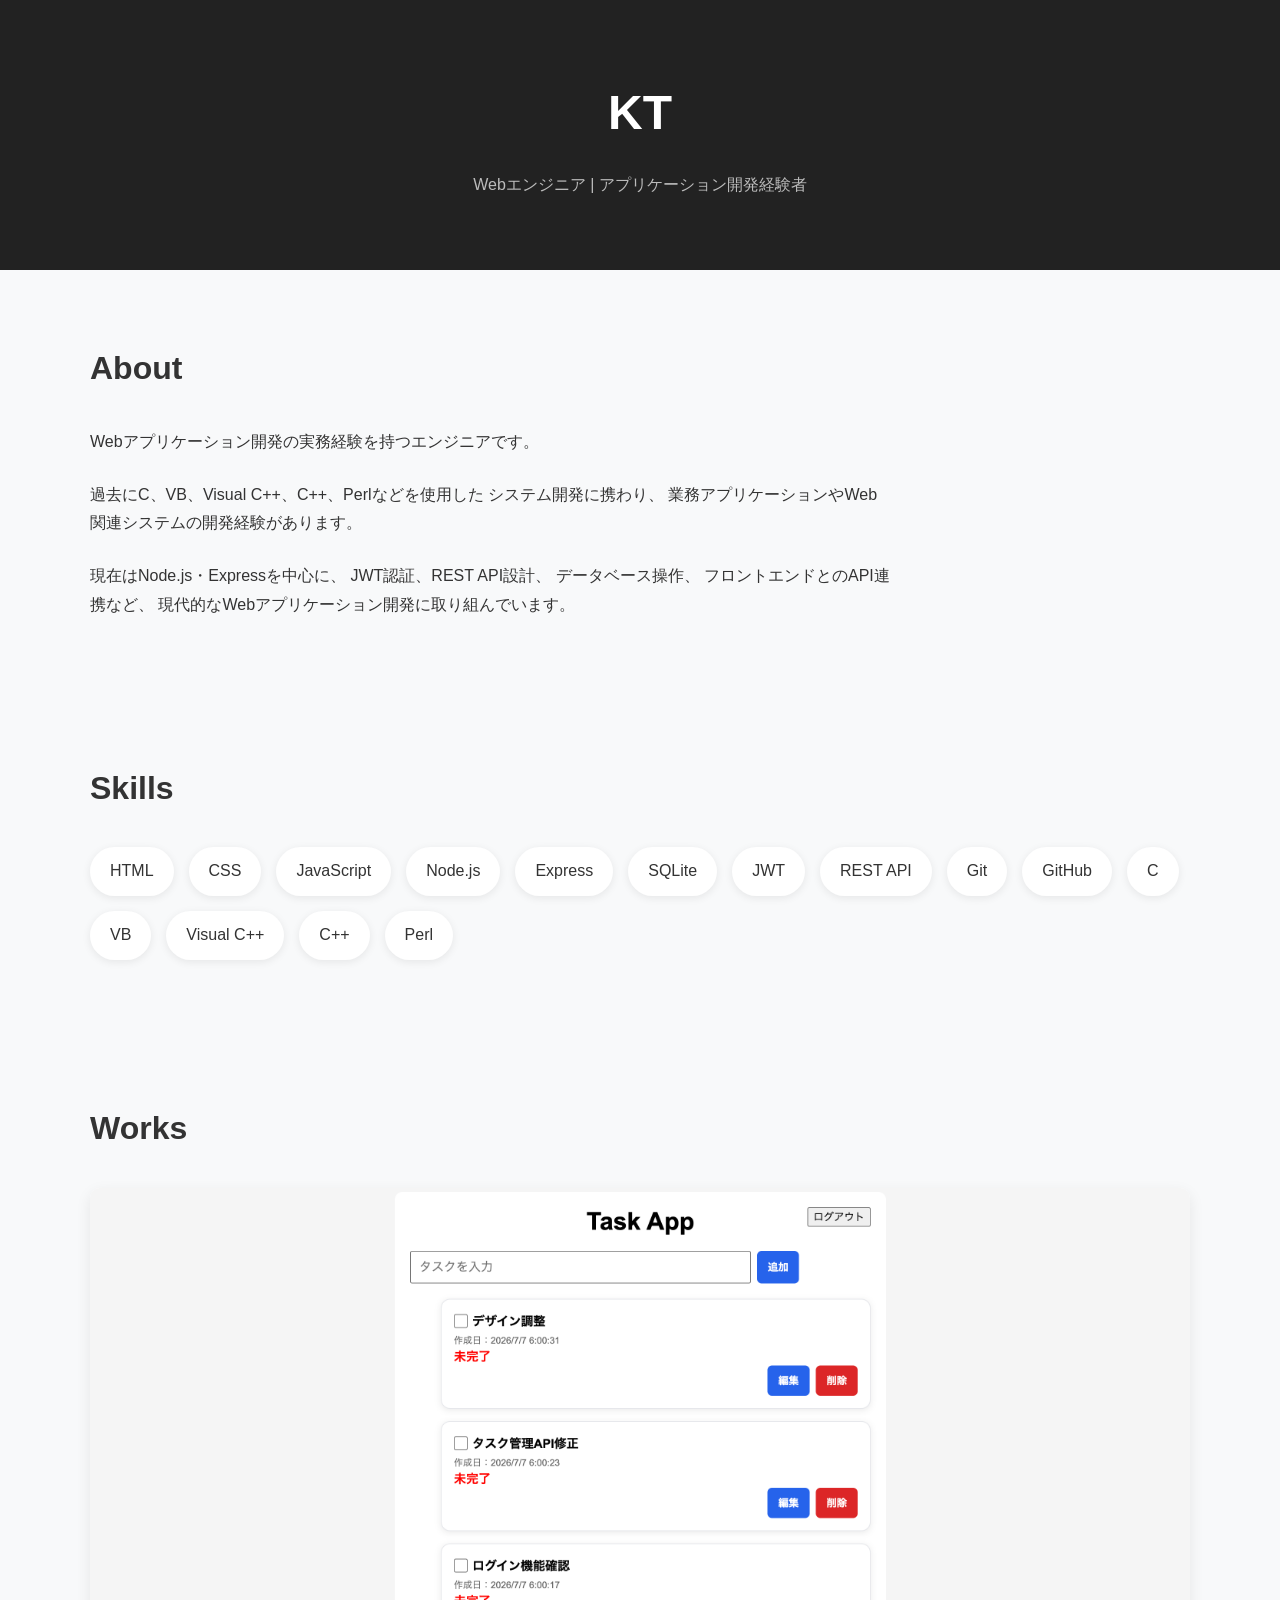
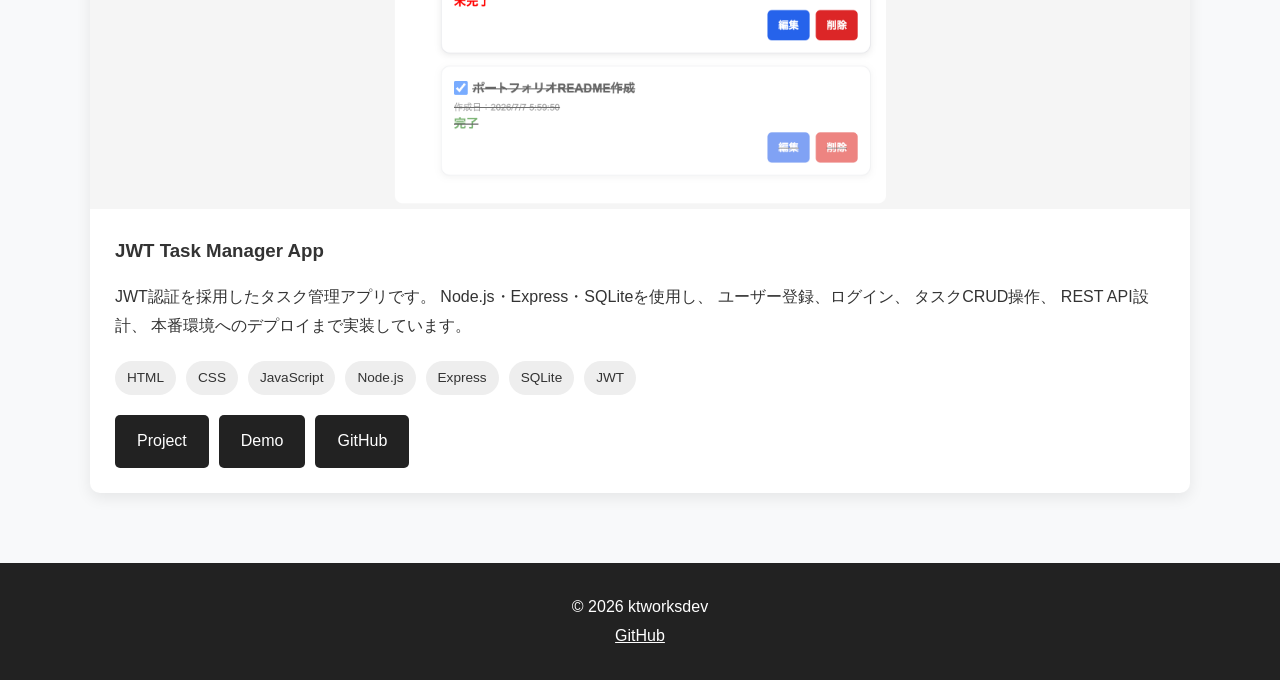
<file: index.html>
<!DOCTYPE html>
<html lang="ja">

<head>
    <meta charset="UTF-8">

    <meta name="viewport" content="width=device-width, initial-scale=1.0">

    <title>KT | Webエンジニア ポートフォリオ</title>

    <meta name="description"
    content="KTのWebエンジニアポートフォリオ。C/C++系開発経験を基盤に、Node.js・Express・JWT認証を使用したWebアプリケーション開発実績を掲載しています。">

    <meta property="og:title"
    content="KT | Webエンジニア ポートフォリオ">

    <meta property="og:description"
    content="Webアプリケーション開発経験を持つエンジニアのポートフォリオ">

    <meta property="og:type"
    content="website">

        <meta property="og:url"
        content="https://ktworksdev.github.io/portfolio/">

    <meta property="og:image"
    content="https://ktworksdev.github.io/portfolio/images/portfolio-ogp.png">

        <meta property="og:locale"
        content="ja_JP">

    <link rel="canonical"
        href="https://ktworksdev.github.io/portfolio/">

    <meta name="theme-color"
        content="#111827">

    <link rel="stylesheet" href="common.css">

    <link rel="icon" href="/favicon.ico">

</head>

<body>

<header>

    <div class="container">

        <h1>KT</h1>

        <p>
            Webエンジニア | アプリケーション開発経験者
        </p>

    </div>

</header>

<main>

<section
class="about"
aria-labelledby="about-title">

<div class="container">

<h2 id="about-title">
About
</h2>

<p>
    Webアプリケーション開発の実務経験を持つエンジニアです。
</p>

<p>
    過去にC、VB、Visual C++、C++、Perlなどを使用した
    システム開発に携わり、
    業務アプリケーションやWeb関連システムの開発経験があります。
</p>

<p>
    現在はNode.js・Expressを中心に、
    JWT認証、REST API設計、
    データベース操作、
    フロントエンドとのAPI連携など、
    現代的なWebアプリケーション開発に取り組んでいます。
</p>

</div>

</section>

<section
class="skills"
aria-labelledby="skills-title">

<div class="container">

<h2 id="skills-title">
Skills
</h2>

<ul class="skill-list">

<li>HTML</li>
<li>CSS</li>
<li>JavaScript</li>
<li>Node.js</li>
<li>Express</li>
<li>SQLite</li>
<li>JWT</li>
<li>REST API</li>
<li>Git</li>
<li>GitHub</li>
<li>C</li>
<li>VB</li>
<li>Visual C++</li>
<li>C++</li>
<li>Perl</li>

</ul>

</div>

</section>

<section
class="works"
aria-labelledby="works-title">

<div class="container">

<h2 id="works-title">
Works
</h2>

<div class="card-grid">

<article class="card">

<img
src="works/task-manager-app/images/task-list.png"
alt="JWT Task Manager Appの画面"
loading="lazy">

<div class="card-body">

<h3>
JWT Task Manager App
</h3>

<p>
    JWT認証を採用したタスク管理アプリです。
    Node.js・Express・SQLiteを使用し、
    ユーザー登録、ログイン、
    タスクCRUD操作、
    REST API設計、
    本番環境へのデプロイまで実装しています。
</p>

<ul class="tech-list">

<li>HTML</li>
<li>CSS</li>
<li>JavaScript</li>
<li>Node.js</li>
<li>Express</li>
<li>SQLite</li>
<li>JWT</li>

</ul>

<div class="project-links">

<a
class="button"
href="works/task-manager-app/">

Project

</a>

<a
class="button"
href="https://task-manager-app-two-omega.vercel.app"
target="_blank"
rel="noopener noreferrer"
aria-label="JWT Task Manager Appのデモサイトを開く">

Demo

</a>

<a
class="button"
href="https://github.com/ktworksdev/task-manager-app"
target="_blank"
rel="noopener noreferrer"
aria-label="JWT Task Manager AppのGitHubリポジトリを開く">

GitHub

</a>

</div>

</div>

</article>

</div>

</div>

</section>

</main>

<footer>

<div class="container">

<p>
    © 2026 ktworksdev
</p>

<a
href="https://github.com/ktworksdev"
target="_blank"
rel="noopener noreferrer"
aria-label="KTのGitHubプロフィールを開く">

GitHub

</a>

</div>

</footer>

</body>

</html>
</file>
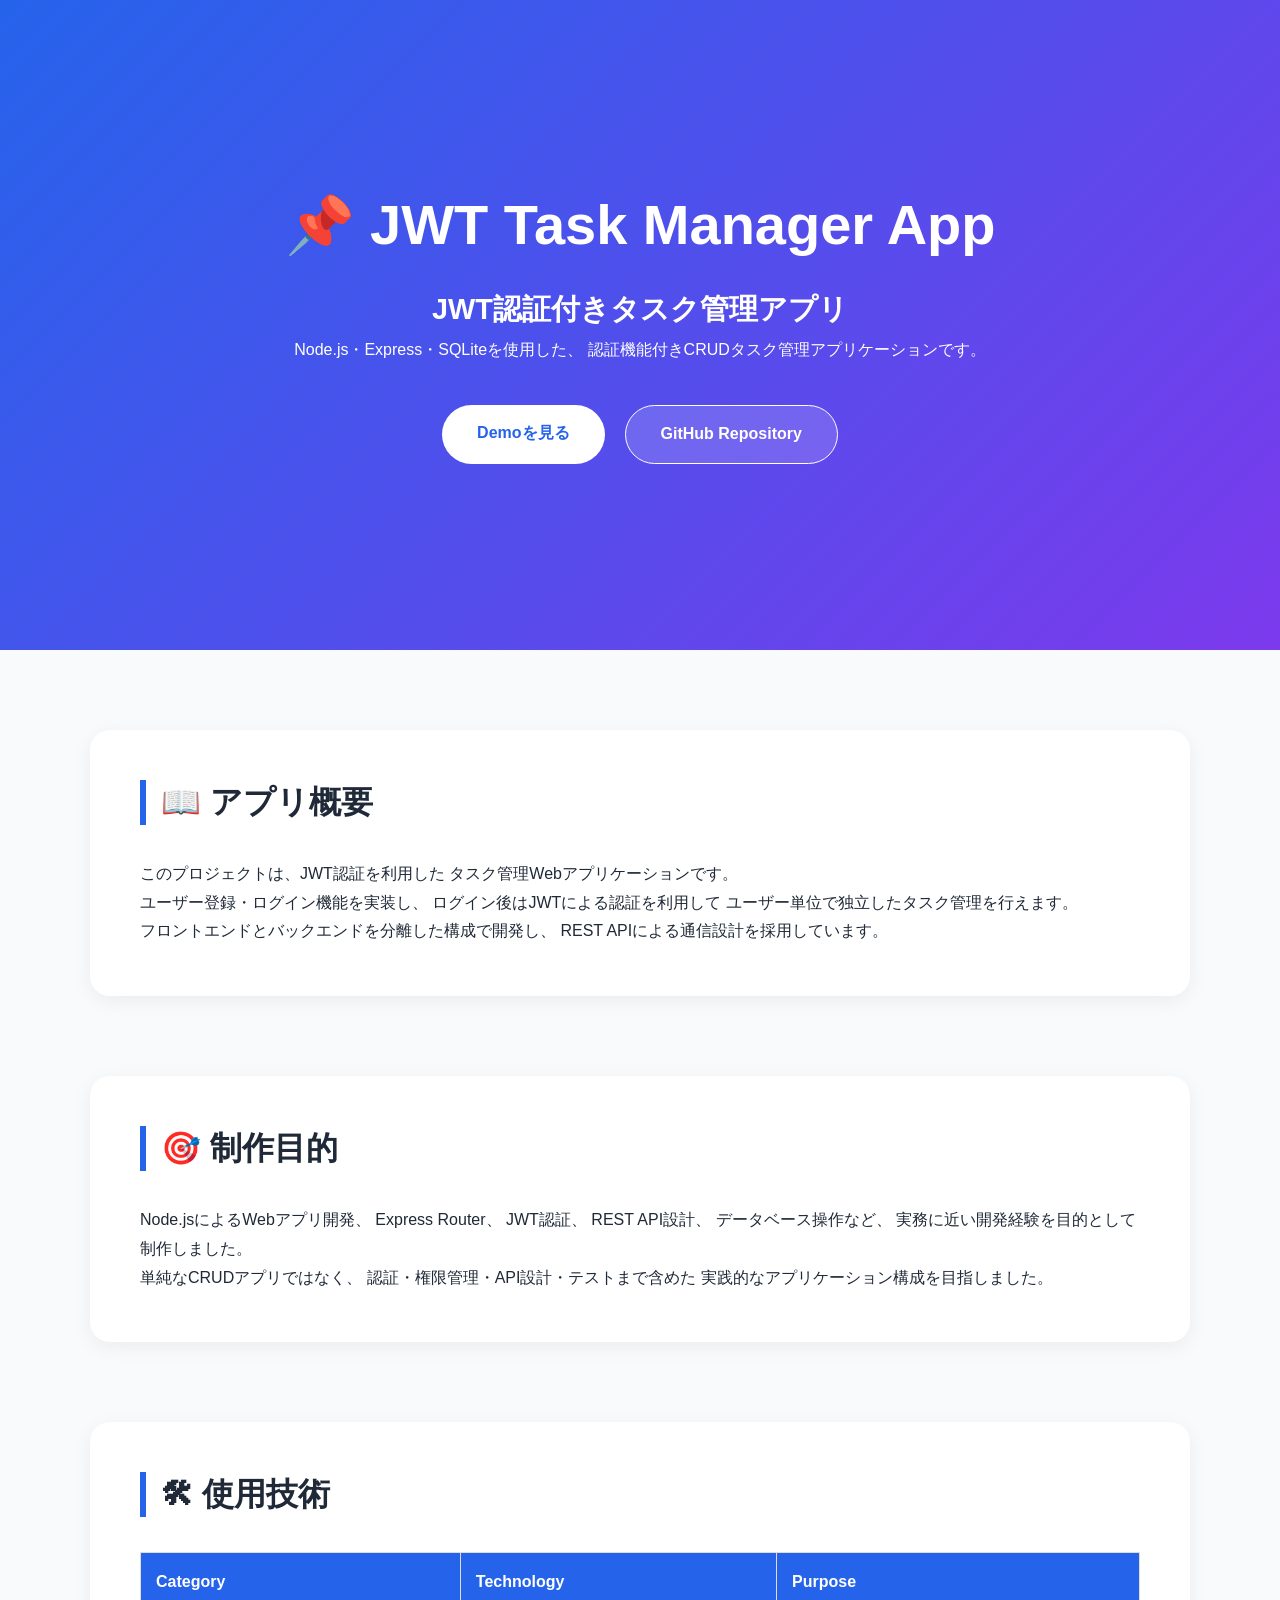
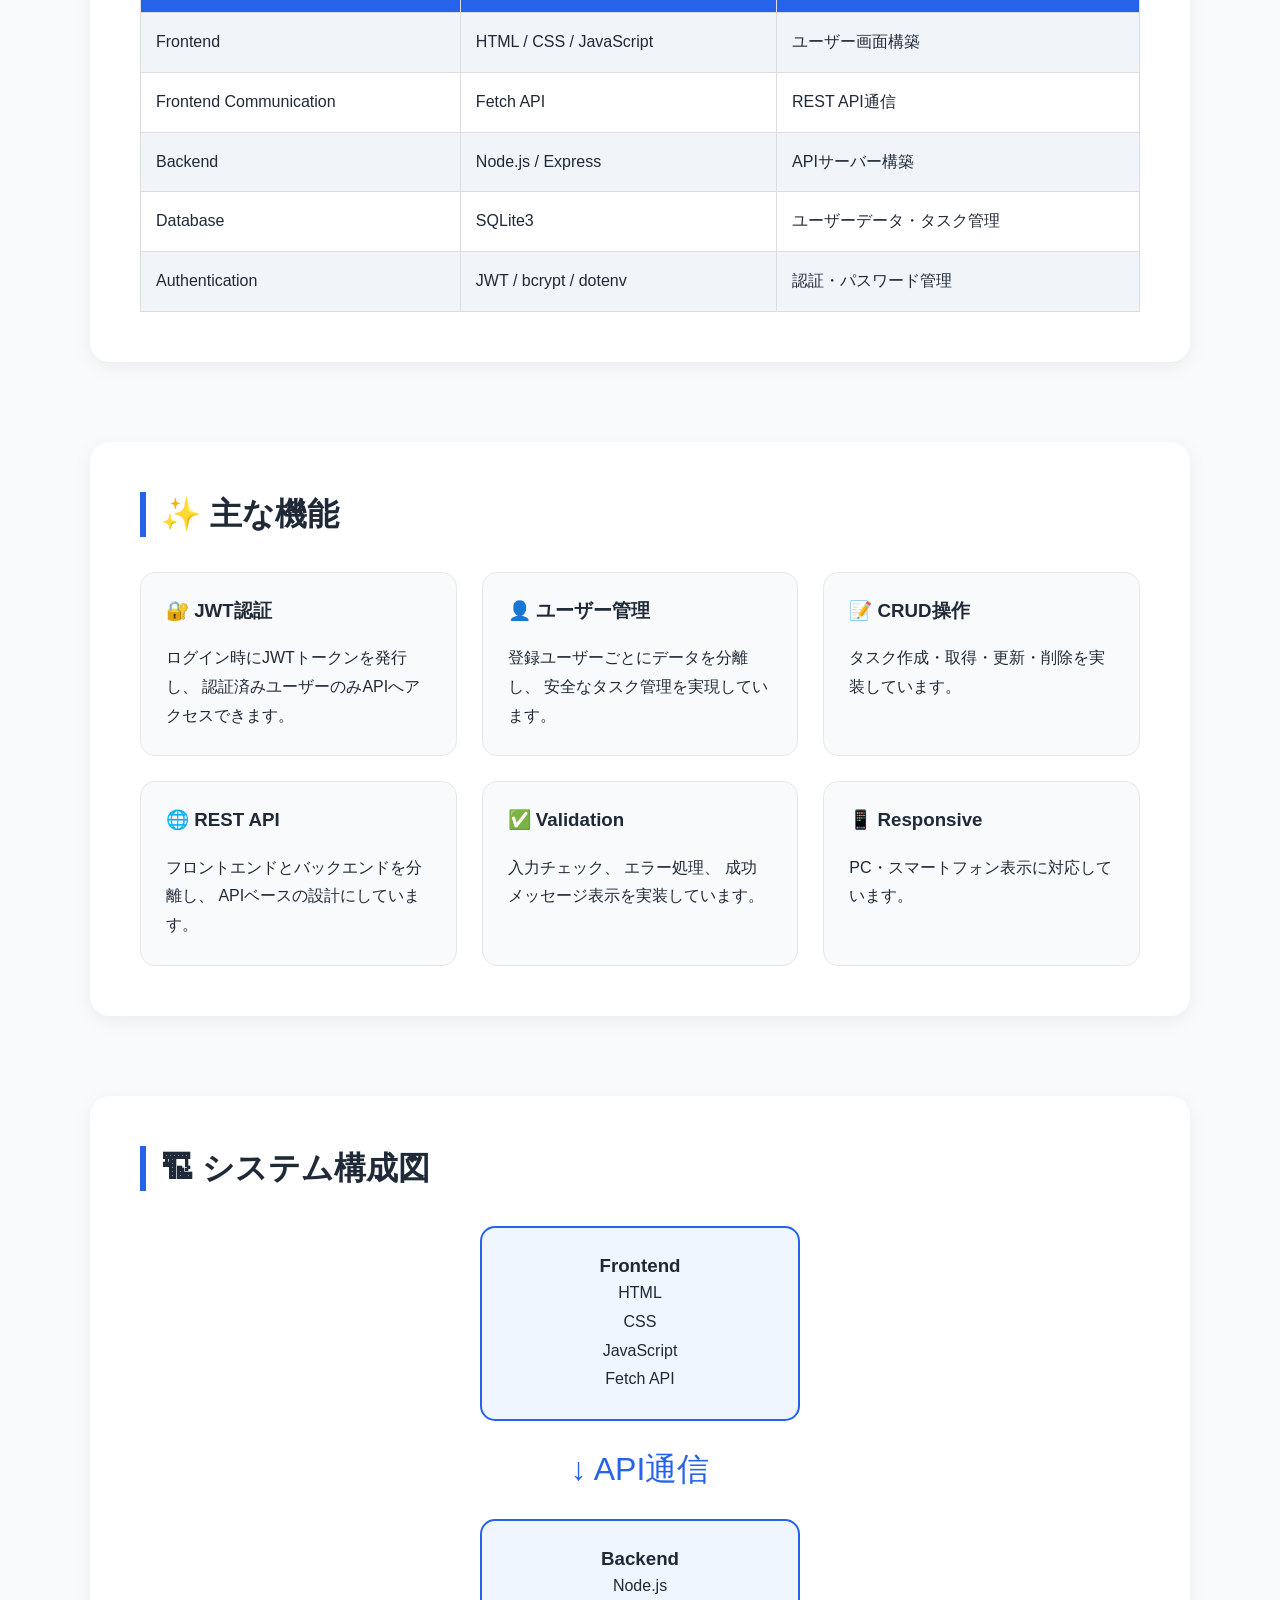
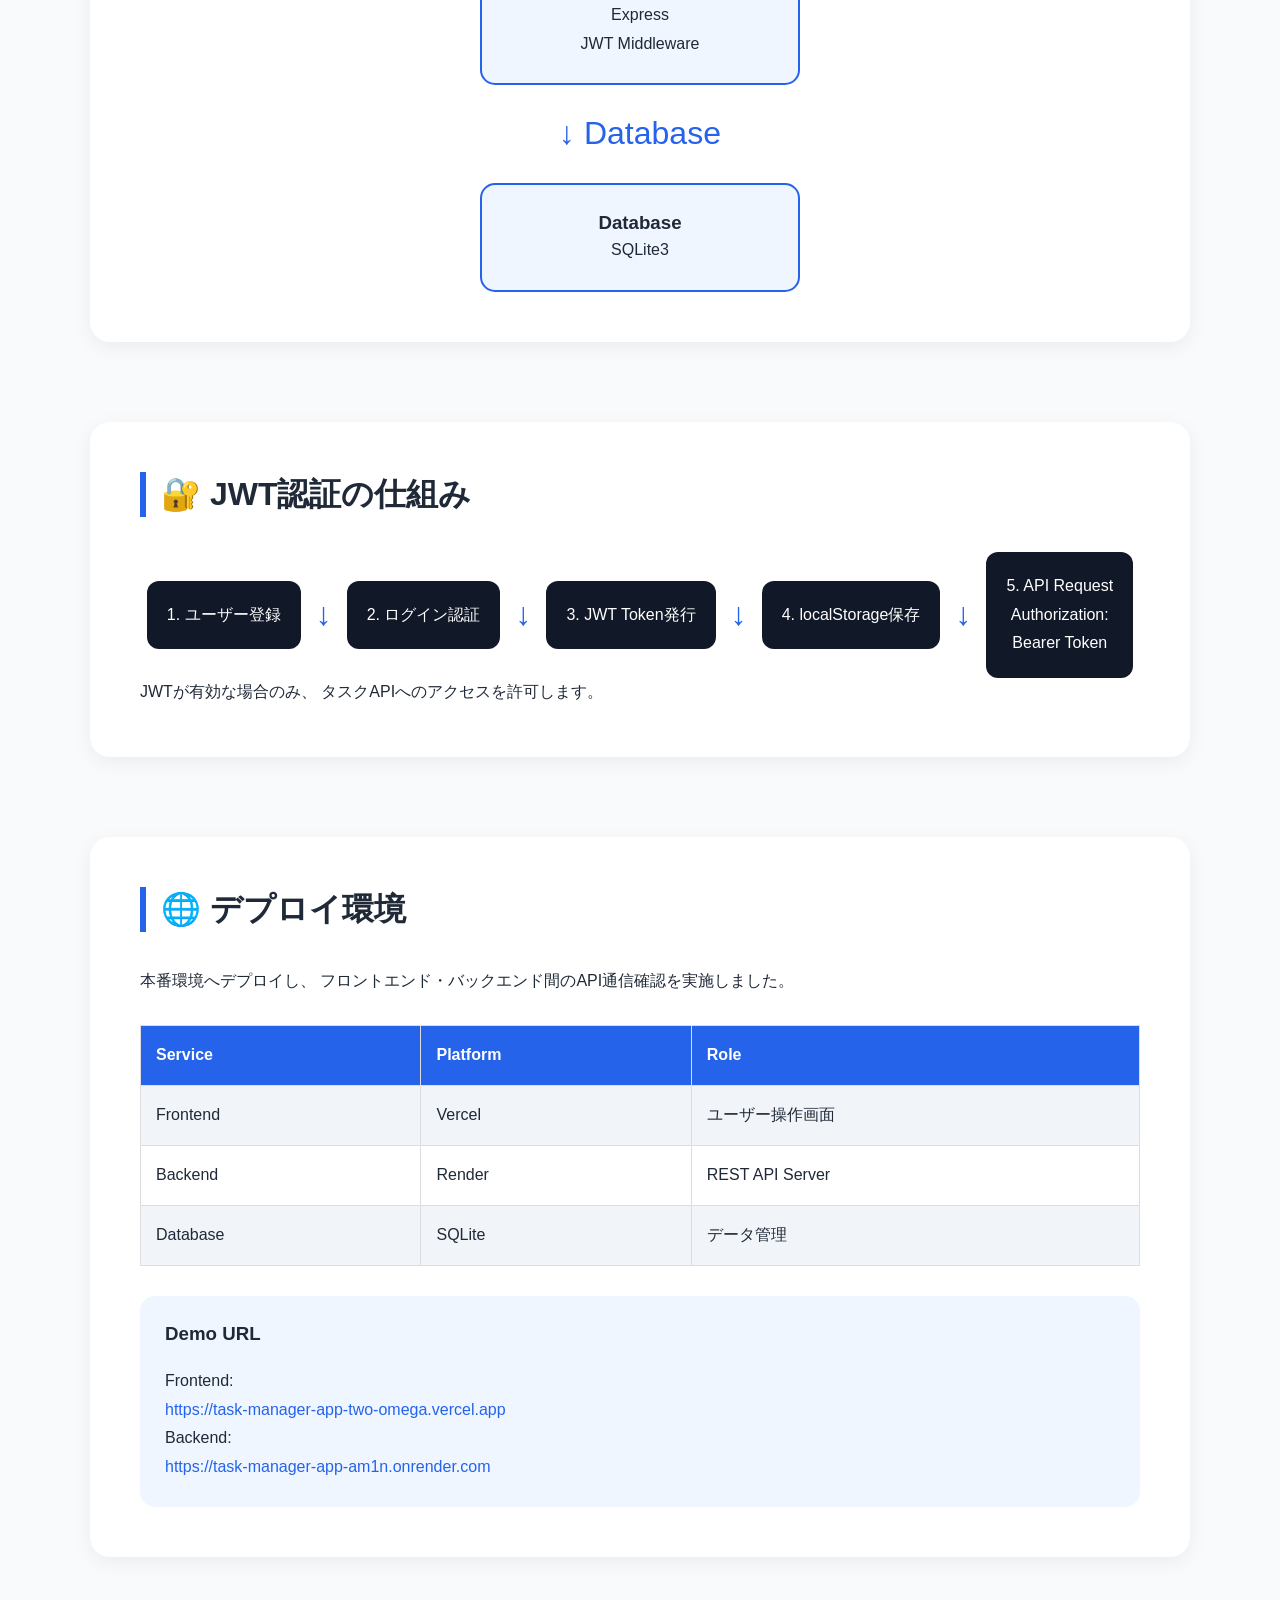
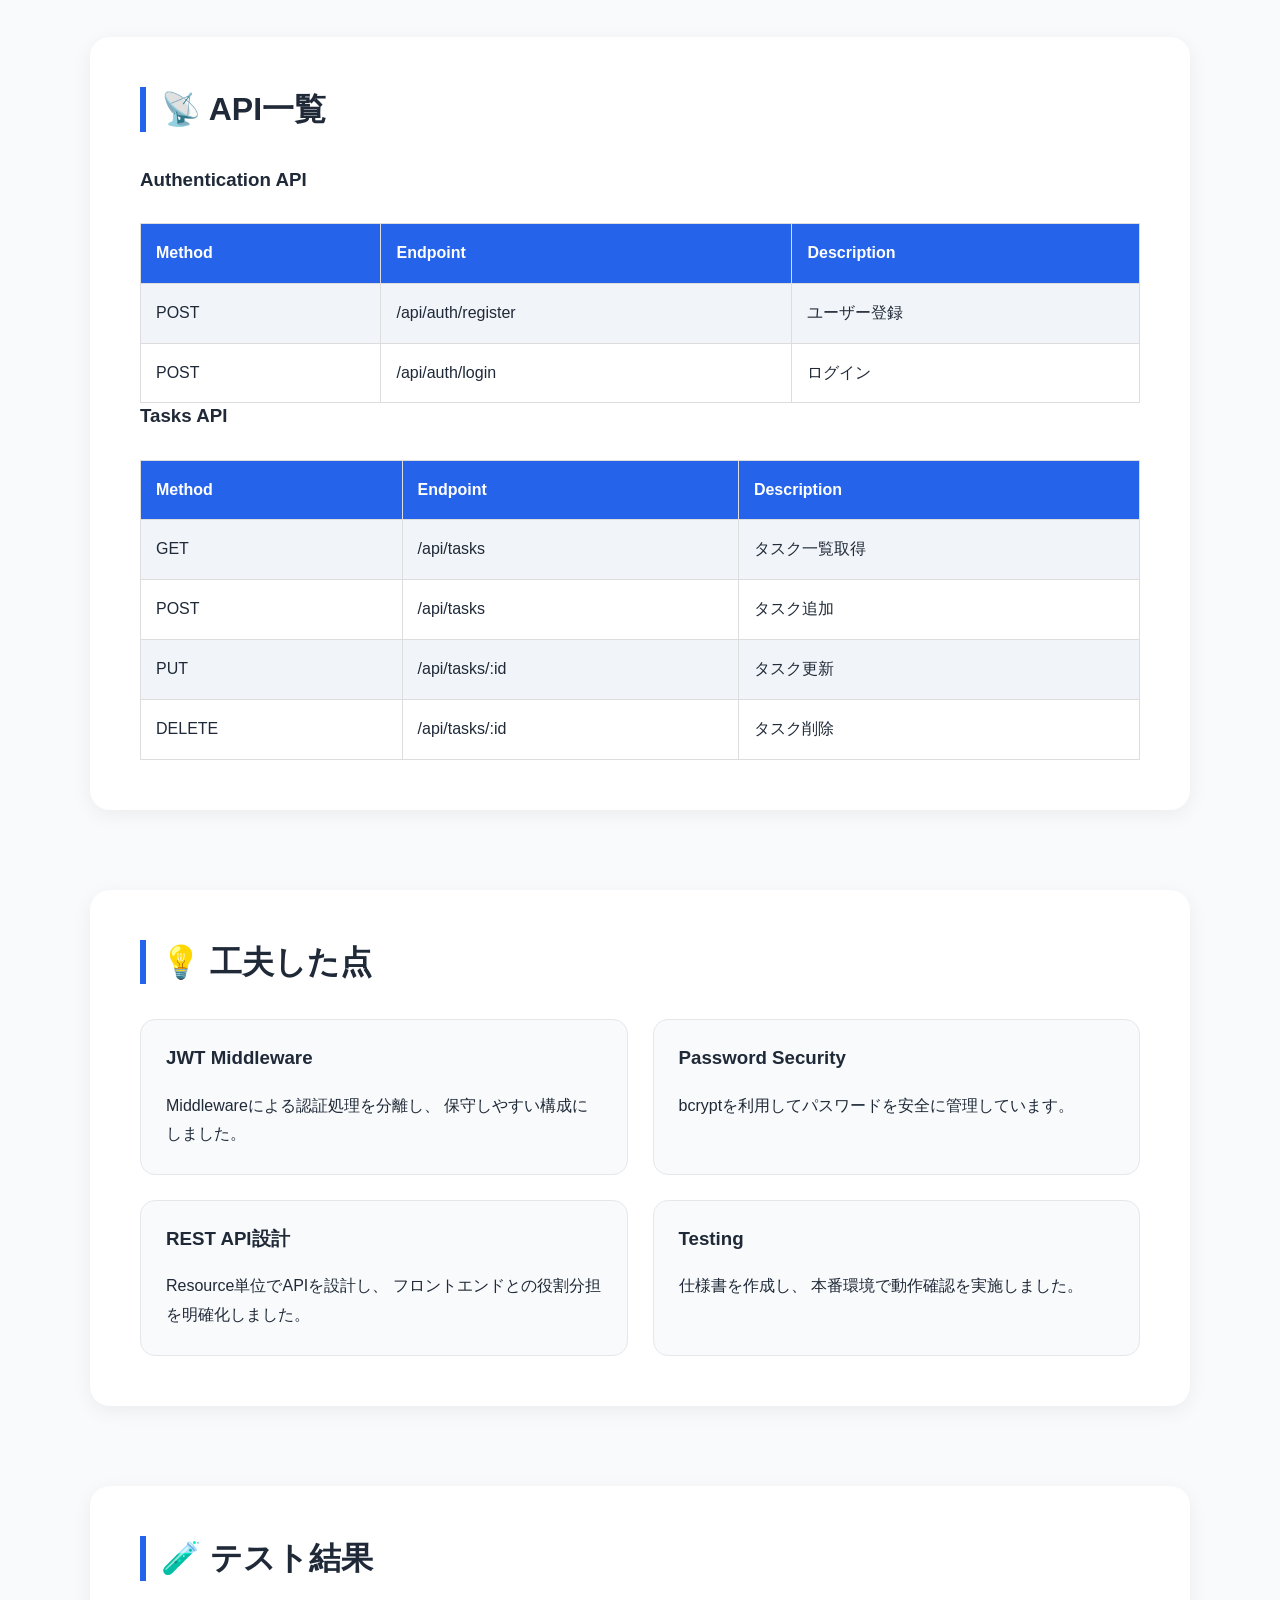
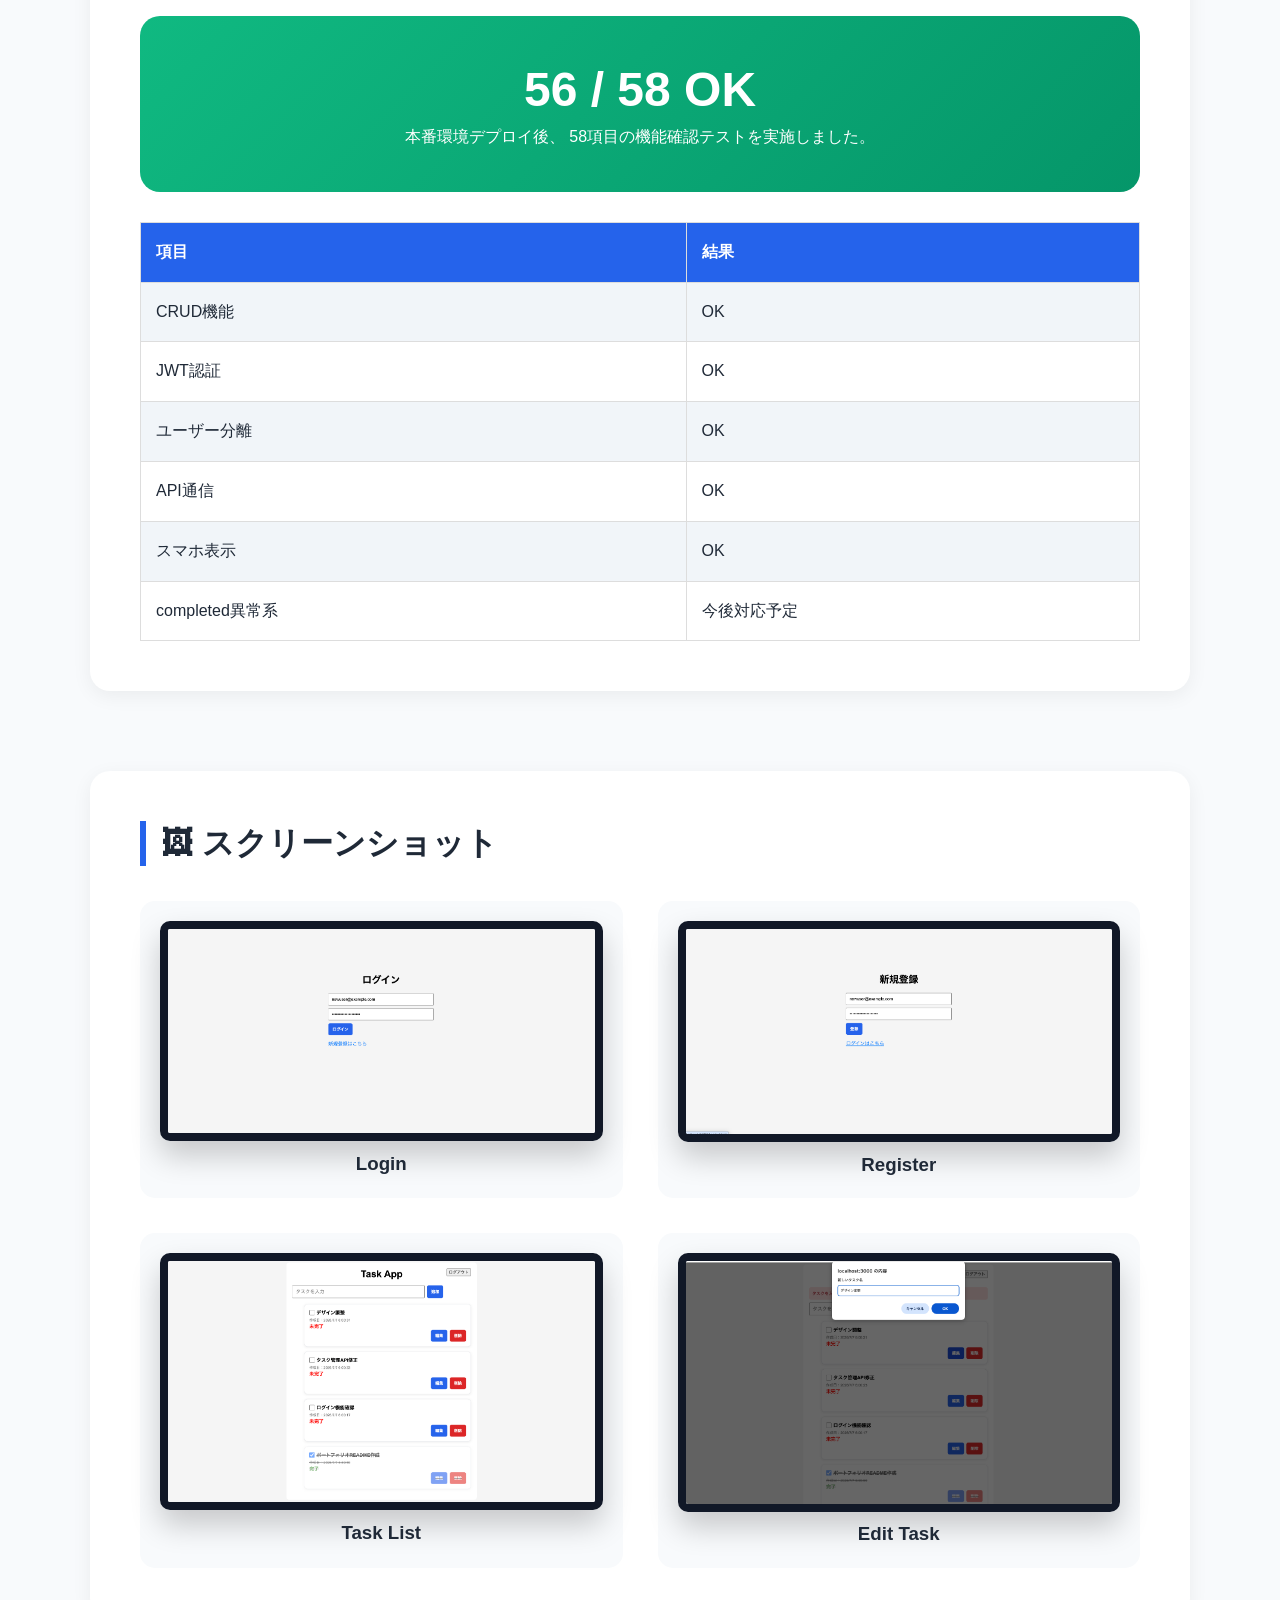
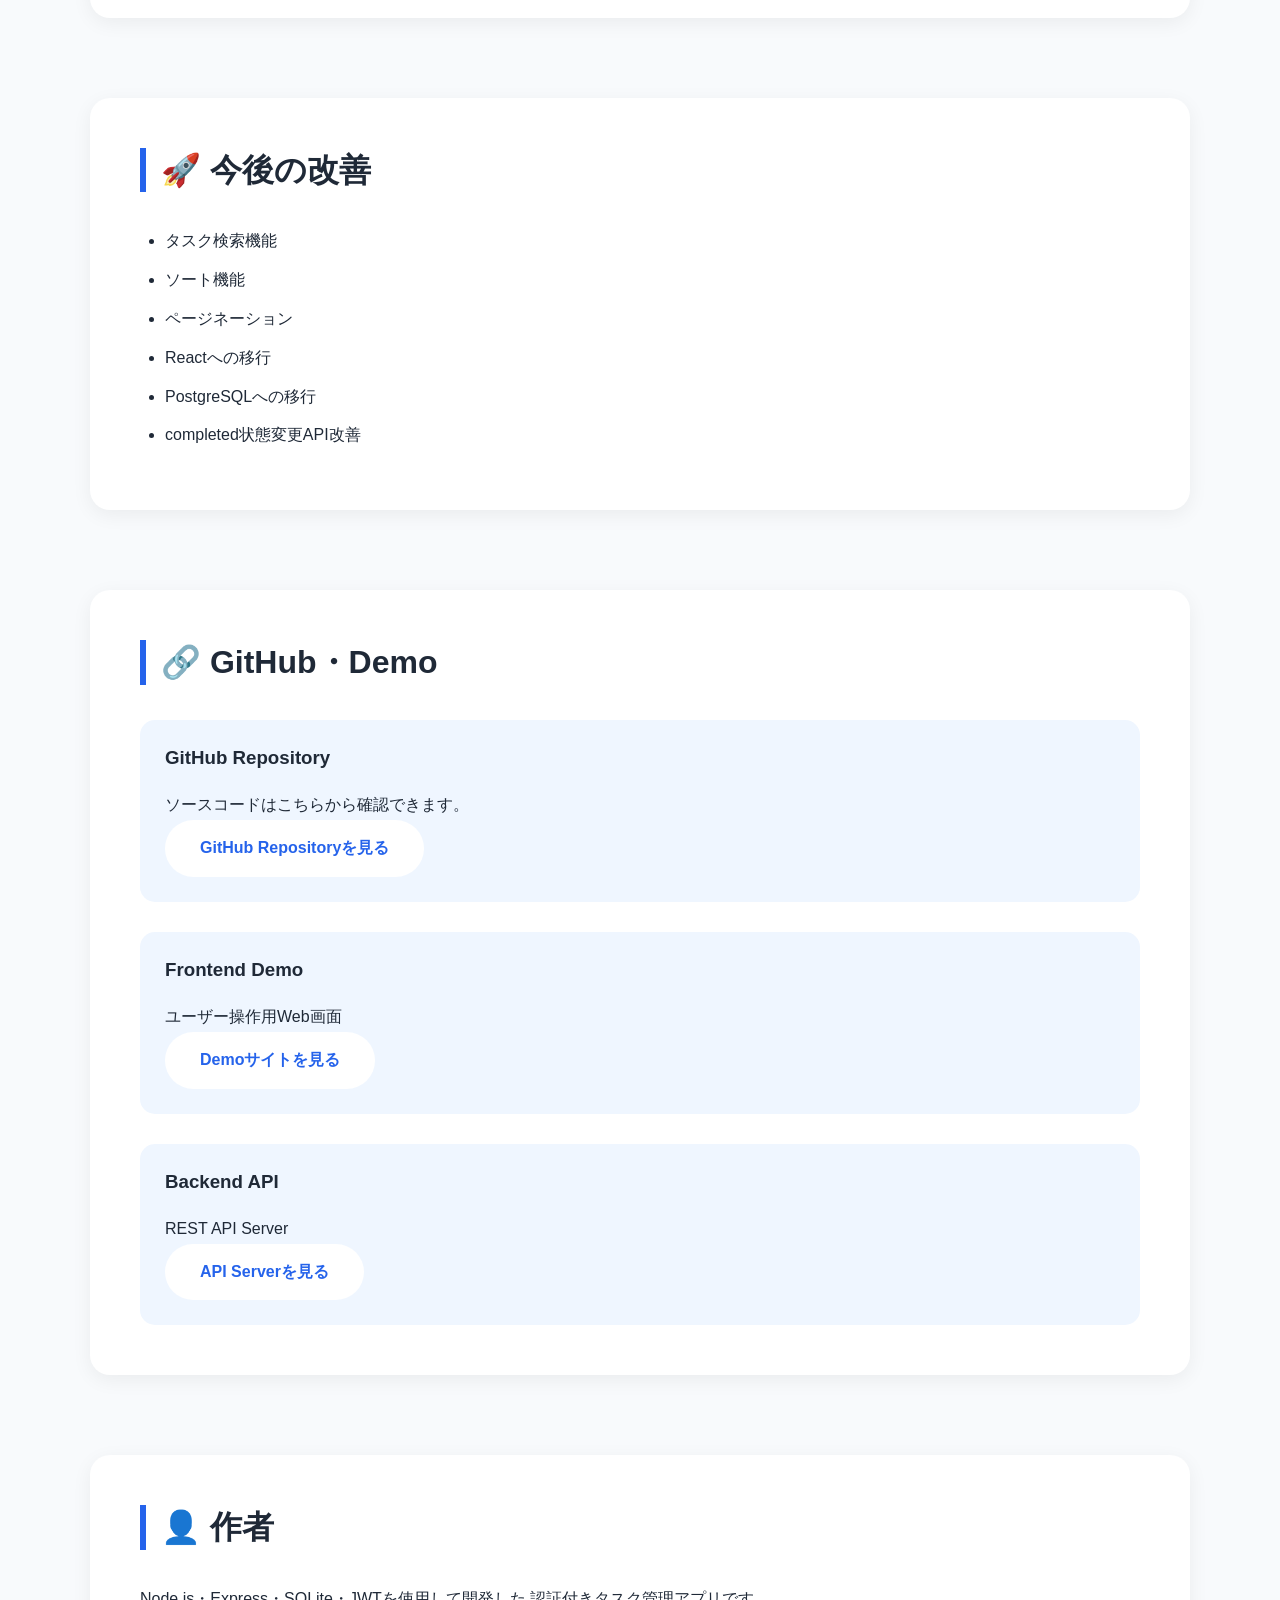
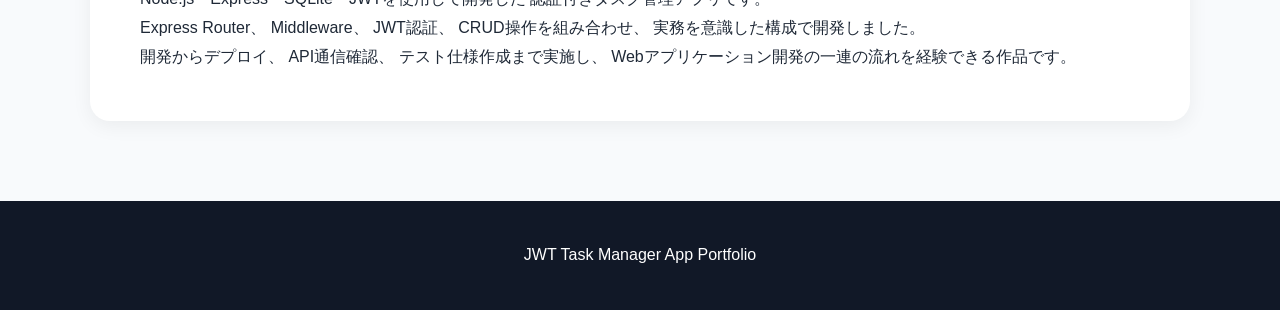
<file: works/task-manager-app/index.html>
<!DOCTYPE html>
<html lang="ja">

<head>
  <meta charset="UTF-8">
  <meta name="viewport" content="width=device-width, initial-scale=1.0">

  <meta
    name="description"
    content="Node.js・Express・SQLite・JWTを使用して開発した認証付きタスク管理アプリのポートフォリオページです。使用技術や機能、システム構成を紹介しています。">

  <meta property="og:title" content="JWT Task Manager App | Portfolio">

  <meta
    property="og:description"
    content="JWT認証付きタスク管理アプリのポートフォリオページです。使用技術や機能、システム構成を紹介しています。">

  <meta property="og:type" content="website">

  <meta
    property="og:image"
    content="https://ktworksdev.github.io/portfolio/images/task-manager-ogp.png">

  <link rel="icon" href="/favicon.ico">

  <title>JWT Task Manager App | Portfolio</title>

  <link rel="stylesheet" href="style.css">
</head>

<body>


<!-- =========================
     Hero Section
========================= -->

<header class="hero">

  <div class="hero-content">

    <h1>📌 JWT Task Manager App</h1>

    <p class="hero-subtitle">
      JWT認証付きタスク管理アプリ
    </p>

    <p>
      Node.js・Express・SQLiteを使用した、
      認証機能付きCRUDタスク管理アプリケーションです。
    </p>

    <div class="hero-buttons">

      <a
        href="https://task-manager-app-two-omega.vercel.app"
        class="btn"
        target="_blank">
        Demoを見る
      </a>

      <a
        href="https://github.com/ktworksdev/task-manager-app"
        class="btn secondary"
        target="_blank">
        GitHub Repository
      </a>

    </div>

  </div>

</header>




<!-- =========================
     Overview
========================= -->

<section class="fade-in">

  <h2>📖 アプリ概要</h2>

  <p>
    このプロジェクトは、JWT認証を利用した
    タスク管理Webアプリケーションです。
  </p>

  <p>
    ユーザー登録・ログイン機能を実装し、
    ログイン後はJWTによる認証を利用して
    ユーザー単位で独立したタスク管理を行えます。
  </p>

  <p>
    フロントエンドとバックエンドを分離した構成で開発し、
    REST APIによる通信設計を採用しています。
  </p>

</section>




<!-- =========================
     Purpose
========================= -->

<section>

  <h2>🎯 制作目的</h2>

  <p>
    Node.jsによるWebアプリ開発、
    Express Router、
    JWT認証、
    REST API設計、
    データベース操作など、
    実務に近い開発経験を目的として制作しました。
  </p>

  <p>
    単純なCRUDアプリではなく、
    認証・権限管理・API設計・テストまで含めた
    実践的なアプリケーション構成を目指しました。
  </p>

</section>




<!-- =========================
     Tech Stack
========================= -->

<section>

  <h2>🛠 使用技術</h2>

  <table class="tech-table">

    <tr>
      <th>Category</th>
      <th>Technology</th>
      <th>Purpose</th>
    </tr>

    <tr>
      <td>Frontend</td>
      <td>HTML / CSS / JavaScript</td>
      <td>ユーザー画面構築</td>
    </tr>

    <tr>
      <td>Frontend Communication</td>
      <td>Fetch API</td>
      <td>REST API通信</td>
    </tr>

    <tr>
      <td>Backend</td>
      <td>Node.js / Express</td>
      <td>APIサーバー構築</td>
    </tr>

    <tr>
      <td>Database</td>
      <td>SQLite3</td>
      <td>ユーザーデータ・タスク管理</td>
    </tr>

    <tr>
      <td>Authentication</td>
      <td>JWT / bcrypt / dotenv</td>
      <td>認証・パスワード管理</td>
    </tr>

  </table>

</section>




<!-- =========================
     Features
========================= -->

<section>

  <h2>✨ 主な機能</h2>

  <div class="feature-grid">

    <div class="card">

      <h3>🔐 JWT認証</h3>

      <p>
        ログイン時にJWTトークンを発行し、
        認証済みユーザーのみAPIへアクセスできます。
      </p>

    </div>

    <div class="card">

      <h3>👤 ユーザー管理</h3>

      <p>
        登録ユーザーごとにデータを分離し、
        安全なタスク管理を実現しています。
      </p>

    </div>

    <div class="card">

      <h3>📝 CRUD操作</h3>

      <p>
        タスク作成・取得・更新・削除を実装しています。
      </p>

    </div>

    <div class="card">

      <h3>🌐 REST API</h3>

      <p>
        フロントエンドとバックエンドを分離し、
        APIベースの設計にしています。
      </p>

    </div>

    <div class="card">

      <h3>✅ Validation</h3>

      <p>
        入力チェック、
        エラー処理、
        成功メッセージ表示を実装しています。
      </p>

    </div>

    <div class="card">

      <h3>📱 Responsive</h3>

      <p>
        PC・スマートフォン表示に対応しています。
      </p>

    </div>

  </div>

</section>




<!-- =========================
     System Architecture
========================= -->

<section>

  <h2>🏗 システム構成図</h2>

  <div class="architecture">

    <div class="box">

      <h3>Frontend</h3>

      <p>
        HTML<br>
        CSS<br>
        JavaScript<br>
        Fetch API
      </p>

    </div>

    <div class="arrow">
      ↓ API通信
    </div>

    <div class="box">

      <h3>Backend</h3>

      <p>
        Node.js<br>
        Express<br>
        JWT Middleware
      </p>

    </div>

    <div class="arrow">
      ↓ Database
    </div>

    <div class="box">

      <h3>Database</h3>

      <p>
        SQLite3
      </p>

    </div>

  </div>

</section>




<!-- =========================
     JWT Flow
========================= -->

<section>

  <h2>🔐 JWT認証の仕組み</h2>

  <div class="jwt-flow">

    <div class="flow-box">
      1. ユーザー登録
    </div>

    <div class="flow-arrow">
      ↓
    </div>

    <div class="flow-box">
      2. ログイン認証
    </div>

    <div class="flow-arrow">
      ↓
    </div>

    <div class="flow-box">
      3. JWT Token発行
    </div>

    <div class="flow-arrow">
      ↓
    </div>

    <div class="flow-box">
      4. localStorage保存
    </div>

    <div class="flow-arrow">
      ↓
    </div>

    <div class="flow-box">
      5. API Request<br>
      Authorization:<br>
      Bearer Token
    </div>

  </div>

  <p>
    JWTが有効な場合のみ、
    タスクAPIへのアクセスを許可します。
  </p>

</section>

<!-- =========================
     Deployment
========================= -->

<section>

  <h2>🌐 デプロイ環境</h2>

  <p>
    本番環境へデプロイし、
    フロントエンド・バックエンド間のAPI通信確認を実施しました。
  </p>

  <table class="tech-table">

    <tr>
      <th>Service</th>
      <th>Platform</th>
      <th>Role</th>
    </tr>

    <tr>
      <td>Frontend</td>
      <td>Vercel</td>
      <td>ユーザー操作画面</td>
    </tr>

    <tr>
      <td>Backend</td>
      <td>Render</td>
      <td>REST API Server</td>
    </tr>

    <tr>
      <td>Database</td>
      <td>SQLite</td>
      <td>データ管理</td>
    </tr>

  </table>


  <div class="link-box">

    <h3>Demo URL</h3>

    <p>
      Frontend:<br>

      <a
        href="https://task-manager-app-two-omega.vercel.app"
        target="_blank">
        https://task-manager-app-two-omega.vercel.app
      </a>
    </p>

    <p>
      Backend:<br>

      <a
        href="https://task-manager-app-am1n.onrender.com"
        target="_blank">
        https://task-manager-app-am1n.onrender.com
      </a>
    </p>

  </div>

</section>




<!-- =========================
     API
========================= -->

<section>

  <h2>📡 API一覧</h2>


  <h3>Authentication API</h3>

  <table class="tech-table">

    <tr>
      <th>Method</th>
      <th>Endpoint</th>
      <th>Description</th>
    </tr>

    <tr>
      <td>POST</td>
      <td>/api/auth/register</td>
      <td>ユーザー登録</td>
    </tr>

    <tr>
      <td>POST</td>
      <td>/api/auth/login</td>
      <td>ログイン</td>
    </tr>

  </table>



  <h3>Tasks API</h3>

  <table class="tech-table">

    <tr>
      <th>Method</th>
      <th>Endpoint</th>
      <th>Description</th>
    </tr>

    <tr>
      <td>GET</td>
      <td>/api/tasks</td>
      <td>タスク一覧取得</td>
    </tr>

    <tr>
      <td>POST</td>
      <td>/api/tasks</td>
      <td>タスク追加</td>
    </tr>

    <tr>
      <td>PUT</td>
      <td>/api/tasks/:id</td>
      <td>タスク更新</td>
    </tr>

    <tr>
      <td>DELETE</td>
      <td>/api/tasks/:id</td>
      <td>タスク削除</td>
    </tr>

  </table>

</section>




<!-- =========================
     Improvements
========================= -->

<section>

  <h2>💡 工夫した点</h2>

  <div class="card-list">


    <div class="card">

      <h3>JWT Middleware</h3>

      <p>
        Middlewareによる認証処理を分離し、
        保守しやすい構成にしました。
      </p>

    </div>


    <div class="card">

      <h3>Password Security</h3>

      <p>
        bcryptを利用してパスワードを安全に管理しています。
      </p>

    </div>


    <div class="card">

      <h3>REST API設計</h3>

      <p>
        Resource単位でAPIを設計し、
        フロントエンドとの役割分担を明確化しました。
      </p>

    </div>


    <div class="card">

      <h3>Testing</h3>

      <p>
        仕様書を作成し、
        本番環境で動作確認を実施しました。
      </p>

    </div>


  </div>

</section>




<!-- =========================
     Test
========================= -->

<section>

  <h2>🧪 テスト結果</h2>


  <div class="test-result">

    <h3>56 / 58 OK</h3>

    <p>
      本番環境デプロイ後、
      58項目の機能確認テストを実施しました。
    </p>

  </div>



  <table class="tech-table">

    <tr>
      <th>項目</th>
      <th>結果</th>
    </tr>

    <tr>
      <td>CRUD機能</td>
      <td>OK</td>
    </tr>

    <tr>
      <td>JWT認証</td>
      <td>OK</td>
    </tr>

    <tr>
      <td>ユーザー分離</td>
      <td>OK</td>
    </tr>

    <tr>
      <td>API通信</td>
      <td>OK</td>
    </tr>

    <tr>
      <td>スマホ表示</td>
      <td>OK</td>
    </tr>

    <tr>
      <td>completed異常系</td>
      <td>今後対応予定</td>
    </tr>

  </table>

</section>

<!-- =========================
     Screenshots
========================= -->

<section>

  <h2>🖼 スクリーンショット</h2>

  <div class="screenshot-grid">

    <div>

      <img
        src="images/login.png"
        alt="JWTタスク管理アプリのログイン画面">

      <h3>Login</h3>

    </div>


    <div>

      <img
        src="images/register.png"
        alt="JWTタスク管理アプリのユーザー登録画面">

      <h3>Register</h3>

    </div>


    <div>

      <img
        src="images/task-list.png"
        alt="JWTタスク管理アプリのタスク一覧画面">

      <h3>Task List</h3>

    </div>


    <div>

      <img
        src="images/task-edit.png"
        alt="JWTタスク管理アプリのタスク編集画面">

      <h3>Edit Task</h3>

    </div>

  </div>

</section>




<!-- =========================
     Future
========================= -->

<section>

  <h2>🚀 今後の改善</h2>

  <ul>

    <li>タスク検索機能</li>

    <li>ソート機能</li>

    <li>ページネーション</li>

    <li>Reactへの移行</li>

    <li>PostgreSQLへの移行</li>

    <li>completed状態変更API改善</li>

  </ul>

</section>




<!-- =========================
     GitHub
========================= -->

<section id="github">

  <h2>🔗 GitHub・Demo</h2>


  <div class="link-box">

    <h3>GitHub Repository</h3>

    <p>
      ソースコードはこちらから確認できます。
    </p>

    <a
      href="https://github.com/ktworksdev/task-manager-app"
      class="btn"
      target="_blank">
      GitHub Repositoryを見る
    </a>

  </div>



  <div class="link-box">

    <h3>Frontend Demo</h3>

    <p>
      ユーザー操作用Web画面
    </p>

    <a
      href="https://task-manager-app-two-omega.vercel.app"
      class="btn"
      target="_blank">
      Demoサイトを見る
    </a>

  </div>



  <div class="link-box">

    <h3>Backend API</h3>

    <p>
      REST API Server
    </p>

    <a
      href="https://task-manager-app-am1n.onrender.com"
      class="btn"
      target="_blank">
      API Serverを見る
    </a>

  </div>

</section>




<!-- =========================
     Author
========================= -->

<section>

  <h2>👤 作者</h2>


  <p>
    Node.js・Express・SQLite・JWTを使用して開発した
    認証付きタスク管理アプリです。
  </p>


  <p>
    Express Router、
    Middleware、
    JWT認証、
    CRUD操作を組み合わせ、
    実務を意識した構成で開発しました。
  </p>


  <p>
    開発からデプロイ、
    API通信確認、
    テスト仕様作成まで実施し、
    Webアプリケーション開発の一連の流れを経験できる作品です。
  </p>

</section>




<!-- =========================
     Footer
========================= -->

<footer>

  <p>JWT Task Manager App Portfolio</p>

</footer>


</body>

</html>
</file>
<file: common.css>
*{
    margin:0;
    padding:0;
    box-sizing:border-box;
}

body{

    font-family:
    "Segoe UI",
    "Hiragino Sans",
    "Yu Gothic UI",
    "Yu Gothic",
    Meiryo,
    sans-serif;

    color:#333;
    background:#f8f9fa;
    line-height:1.8;
}

.container{

    width:min(1100px,90%);
    margin:auto;
}

header{

    background:#222;
    color:#fff;

    padding:70px 0;
    text-align:center;
}

header h1{

    font-size:3rem;
}

header p{

    margin-top:15px;
    color:#bbb;
}

section{

    padding:70px 0;
}

h2{

    margin-bottom:30px;
    font-size:2rem;
}

.about p{

    max-width:800px;
    margin-bottom:1.5rem;
}

.about p:last-child{

    margin-bottom:0;
}

.skill-list{

    display:flex;
    flex-wrap:wrap;
    gap:15px;

    list-style:none;
}

.skill-list li{

    background:#fff;

    padding:10px 20px;

    border-radius:30px;

    box-shadow:
        0 2px 8px rgba(0,0,0,.08);
}

.card-grid{

    display:grid;

    grid-template-columns:
        repeat(auto-fit,minmax(320px,1fr));

    gap:30px;
}

.card{

    display:flex;
    flex-direction:column;

    background:#fff;

    border-radius:10px;

    overflow:hidden;

    box-shadow:
        0 5px 15px rgba(0,0,0,.08);

    transition:
        transform .25s ease,
        box-shadow .25s ease;
}

.card:hover{

    transform:translateY(-5px);

    box-shadow:
        0 10px 25px rgba(0,0,0,.12);
}

.card img{

    width:100%;
    height:auto;
    display:block;
}

.card-body{

    display:flex;
    flex-direction:column;
    flex:1;

    padding:25px;
}

.card h3{

    margin-bottom:15px;
}

.tech-list{

    display:flex;
    flex-wrap:wrap;
    gap:10px;

    list-style:none;

    margin:20px 0;
}

.tech-list li{

    background:#eee;

    padding:5px 12px;

    border-radius:20px;

    font-size:.85rem;
}

.project-links{

    display:flex;
    flex-wrap:wrap;
    gap:10px;

    margin-top:auto;
}

.button{

    display:inline-block;

    padding:12px 22px;

    background:#222;

    color:#fff;

    text-decoration:none;

    border-radius:5px;

    transition:
        background .2s ease;
}

.button:hover{

    background:#444;
}

.button:focus-visible{

    outline:3px solid #60A5FA;
    outline-offset:3px;
}

footer{

    background:#222;

    color:#fff;

    text-align:center;

    padding:30px;
}

footer a{

    color:#fff;

    text-decoration:underline;
}

footer a:hover{

    color:#DBEAFE;
}

footer a:focus-visible{

    outline:3px solid #60A5FA;
    outline-offset:3px;
}

@media (max-width:768px){

    header{

        padding:50px 0;
    }

    header h1{

        font-size:2.2rem;
    }

    h2{

        font-size:1.7rem;
    }

    section{

        padding:50px 0;
    }

    .card-grid{

        grid-template-columns:1fr;
    }
}
</file>
<file: works/task-manager-app/style.css>
/* =========================
   Base
========================= */

* {
  box-sizing:border-box;
  margin:0;
  padding:0;
}

html {
  scroll-behavior:smooth;
}

body {
  font-family:"Noto Sans JP","Helvetica Neue",Arial,sans-serif;
  line-height:1.8;
  color:#1f2937;
  background:#f8fafc;
}

a {
  color:#2563eb;
  text-decoration:none;
}

a:hover {
  text-decoration:underline;
}

a:focus-visible {
  outline:3px solid #60a5fa;
  outline-offset:3px;
}

header.hero {
  margin:0;
  padding:0;
}

section {
  width:min(1100px,90%);
  margin:80px auto;
  padding:50px;
  background:#ffffff;
  border-radius:20px;
  box-shadow:0 5px 20px rgba(0,0,0,.06);
}

h1,
h2,
h3 {
  line-height:1.4;
}

h2 {
  font-size:2rem;
  margin-bottom:35px;
  border-left:6px solid #2563eb;
  padding-left:15px;
}

h3 {
  margin:0;
}

.card h3,
.link-box h3 {
  margin-bottom:20px;
}


/* =========================
   Hero
========================= */

.hero {
  width:100%;
  min-height:650px;
  border-radius:0;
  background:linear-gradient(135deg,#2563eb,#7c3aed);
  color:white;
  display:flex;
  align-items:center;
  justify-content:center;
  text-align:center;
}

.hero-content {
  max-width:800px;
}

.hero h1 {
  font-size:3.5rem;
  margin-top:0;
  margin-bottom:20px;
}

.hero-subtitle {
  font-size:1.8rem;
  font-weight:bold;
}

.hero-buttons {
  margin-top:40px;
  display:flex;
  justify-content:center;
  gap:20px;
}

.btn {
  display:inline-block;
  padding:14px 35px;
  background:white;
  color:#2563eb;
  border-radius:50px;
  font-weight:bold;
  transition:.3s;
}

.btn.secondary {
  background:rgba(255,255,255,.15);
  color:white;
  border:1px solid white;
}

@media (hover:hover){

  .btn:hover {
    transform:translateY(-4px) scale(1.03);
    box-shadow:0 10px 20px rgba(0,0,0,.15);
    text-decoration:none;
  }

}


/* =========================
   Tables
========================= */

.tech-table {
  width:100%;
  border-collapse:collapse;
  margin-top:30px;
}

.tech-table th {
  background:#2563eb;
  color:white;
}

.tech-table th,
.tech-table td {
  padding:15px;
  border:1px solid #ddd;
  text-align:left;
}

.tech-table tr:nth-child(even) {
  background:#f1f5f9;
}


/* =========================
   Feature Cards
========================= */

.feature-grid {
  display:grid;
  grid-template-columns:repeat(3,1fr);
  gap:25px;
}

.card {
  background:#f8fafc;
  border-radius:15px;
  padding:25px;
  border:1px solid #e5e7eb;
  transition:.3s;
}

.card:hover {
  transform:translateY(-8px);
  box-shadow:0 15px 30px rgba(0,0,0,.1);
}

.card-list {
  display:grid;
  grid-template-columns:repeat(2,1fr);
  gap:25px;
}


/* =========================
   Animation
========================= */

.fade-in {
  animation:fadeIn 1s ease;
}

@keyframes fadeIn {

  from {
    opacity:0;
    transform:translateY(20px);
  }

  to {
    opacity:1;
    transform:translateY(0);
  }

}


/* =========================
   Architecture
========================= */

.architecture {
  display:flex;
  flex-direction:column;
  align-items:center;
  gap:20px;
}

.box {
  width:320px;
  padding:25px;
  background:#eff6ff;
  border-radius:15px;
  text-align:center;
  border:2px solid #2563eb;
}

.arrow {
  font-size:2rem;
  color:#2563eb;
}


/* =========================
   JWT Flow
========================= */

.jwt-flow {
  display:flex;
  justify-content:center;
  align-items:center;
  flex-wrap:wrap;
  gap:15px;
}

.flow-box {
  padding:20px;
  background:#111827;
  color:white;
  border-radius:12px;
  text-align:center;
}

.flow-arrow {
  font-size:2rem;
  color:#2563eb;
}


/* =========================
   Links
========================= */

.link-box {
  margin-top:30px;
  padding:25px;
  background:#eff6ff;
  border-radius:15px;
}


/* =========================
   Test Result
========================= */

.test-result {
  text-align:center;
  background:linear-gradient(135deg,#10b981,#059669);
  color:white;
  padding:40px;
  border-radius:20px;
  margin-bottom:30px;
}

.test-result h3 {
  font-size:3rem;
  margin:0;
}


/* =========================
   Screenshots
========================= */

.screenshot-grid {
  display:grid;
  grid-template-columns:repeat(2,1fr);
  gap:35px;
}

.screenshot-grid div {
  background:#f8fafc;
  padding:20px;
  border-radius:15px;
  text-align:center;
}

.screenshot-grid img {
  width:100%;
  border-radius:10px;
  border:8px solid #111827;
  box-shadow:0 15px 30px rgba(0,0,0,.2);
}


/* =========================
   Lists
========================= */

ul {
  padding-left:25px;
}

li {
  margin-bottom:10px;
}


/* =========================
   Footer
========================= */

footer {
  text-align:center;
  padding:40px;
  background:#111827;
  color:white;
}


/* =========================
   Responsive
========================= */

@media(max-width:900px){

  section {
    padding:30px;
  }

  .hero h1 {
    font-size:2.3rem;
  }

  .feature-grid,
  .card-list,
  .screenshot-grid {
    grid-template-columns:1fr;
  }

  .hero-buttons {
    flex-direction:column;
    align-items:center;
  }

  .tech-table {
    display:block;
    overflow-x:auto;
    white-space:nowrap;
    font-size:.9rem;
  }

}


@media(max-width:600px){

  section {
    width:95%;
    margin:40px auto;
  }

  h2 {
    font-size:1.5rem;
  }

  .box {
    width:100%;
  }

  .hero {
    min-height:500px;
  }

  .hero-subtitle {
    font-size:1.2rem;
  }

}
</file>
